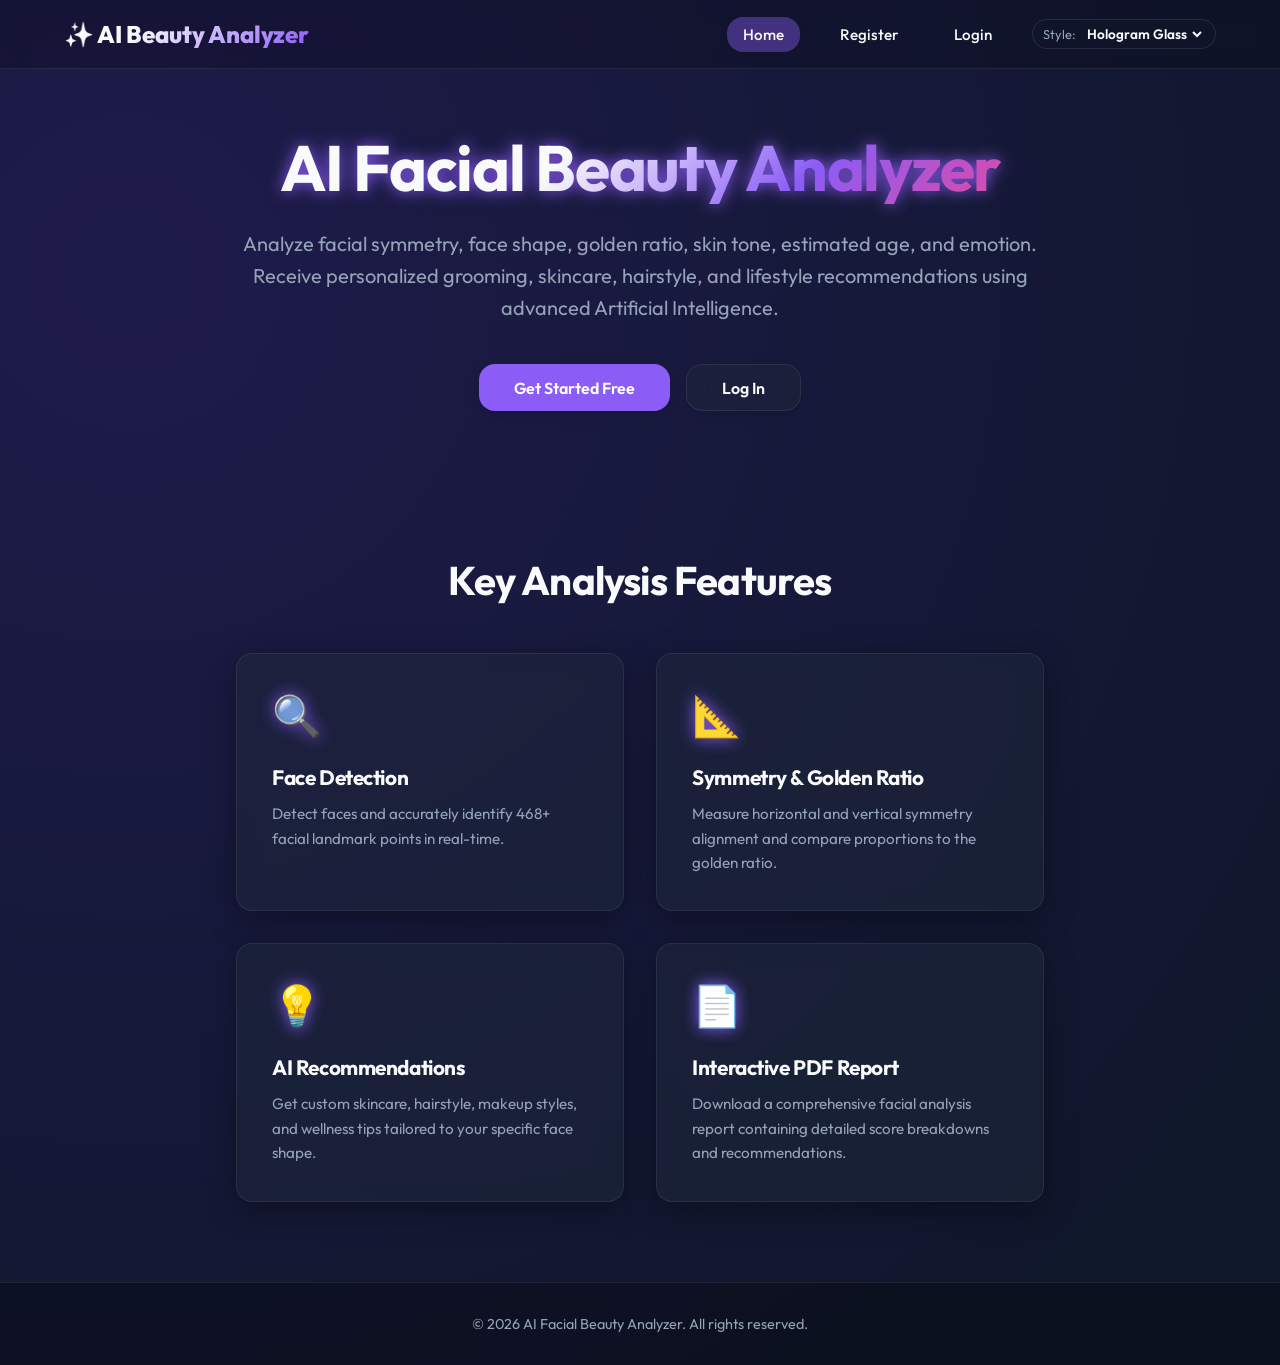
<file: frontend/index.html>
<!DOCTYPE html>
<html lang="en">

<head>
    <meta charset="UTF-8">
    <meta name="viewport" content="width=device-width, initial-scale=1.0">
    <title>AI Facial Beauty Analyzer - Discover Your Golden Ratio & Symmetry</title>
    <meta name="description" content="Analyze your face shape, facial symmetry, golden ratio, skin tone, estimated age, gender, and emotion using advanced AI. Receive personalized beauty and skincare recommendations.">
    <link rel="stylesheet" href="CSS/style.css">
    <!-- Load theme.js early to prevent unstyled content flashing -->
    <script src="JS/theme.js"></script>
</head>

<body>

    <!-- =========================
         Navigation Bar
    ========================== -->
    <nav>
        <div class="logo">
            ✨ AI Beauty Analyzer
        </div>
        <ul>
            <li><a href="index.html" class="active">Home</a></li>
            <li><a href="register.html">Register</a></li>
            <li><a href="login.html">Login</a></li>
            <li>
                <div class="theme-switch-container">
                    <span>Style:</span>
                    <select id="themeSelector" class="theme-dropdown">
                        <option value="theme-glass">Hologram Glass</option>
                        <option value="theme-cyberpunk">Cyberpunk Glow</option>
                        <option value="theme-orchid">Luxury Orchid</option>
                        <option value="theme-emerald">Emerald Serene</option>
                    </select>
                </div>
            </li>
        </ul>
    </nav>


    <!-- =========================
          Hero Section
    ========================== -->
    <section class="hero">
        <div class="hero-content">
            <h1>AI Facial Beauty Analyzer</h1>
            <p>
                Analyze facial symmetry, face shape, golden ratio, skin tone, estimated age, and emotion. Receive personalized grooming, skincare, hairstyle, and lifestyle recommendations using advanced Artificial Intelligence.
            </p>
            <div class="buttons">
                <a href="register.html" class="btn btn-primary">
                    Get Started Free
                </a>
                <a href="login.html" class="btn btn-secondary">
                    Log In
                </a>
            </div>
        </div>
    </section>


    <!-- =========================
          Features
    ========================== -->
    <section class="features">
        <h2>Key Analysis Features</h2>
        <div class="cards-grid">

            <div class="custom-card">
                <div class="card-icon">🔍</div>
                <h3>Face Detection</h3>
                <p>Detect faces and accurately identify 468+ facial landmark points in real-time.</p>
            </div>

            <div class="custom-card">
                <div class="card-icon">📐</div>
                <h3>Symmetry &amp; Golden Ratio</h3>
                <p>Measure horizontal and vertical symmetry alignment and compare proportions to the golden ratio.</p>
            </div>

            <div class="custom-card">
                <div class="card-icon">💡</div>
                <h3>AI Recommendations</h3>
                <p>Get custom skincare, hairstyle, makeup styles, and wellness tips tailored to your specific face shape.</p>
            </div>

            <div class="custom-card">
                <div class="card-icon">📄</div>
                <h3>Interactive PDF Report</h3>
                <p>Download a comprehensive facial analysis report containing detailed score breakdowns and recommendations.</p>
            </div>

        </div>
    </section>


    <!-- =========================
          Footer
    ========================== -->
    <footer>
        <p>© 2026 AI Facial Beauty Analyzer. All rights reserved.</p>
    </footer>

</body>

</html>
</file>
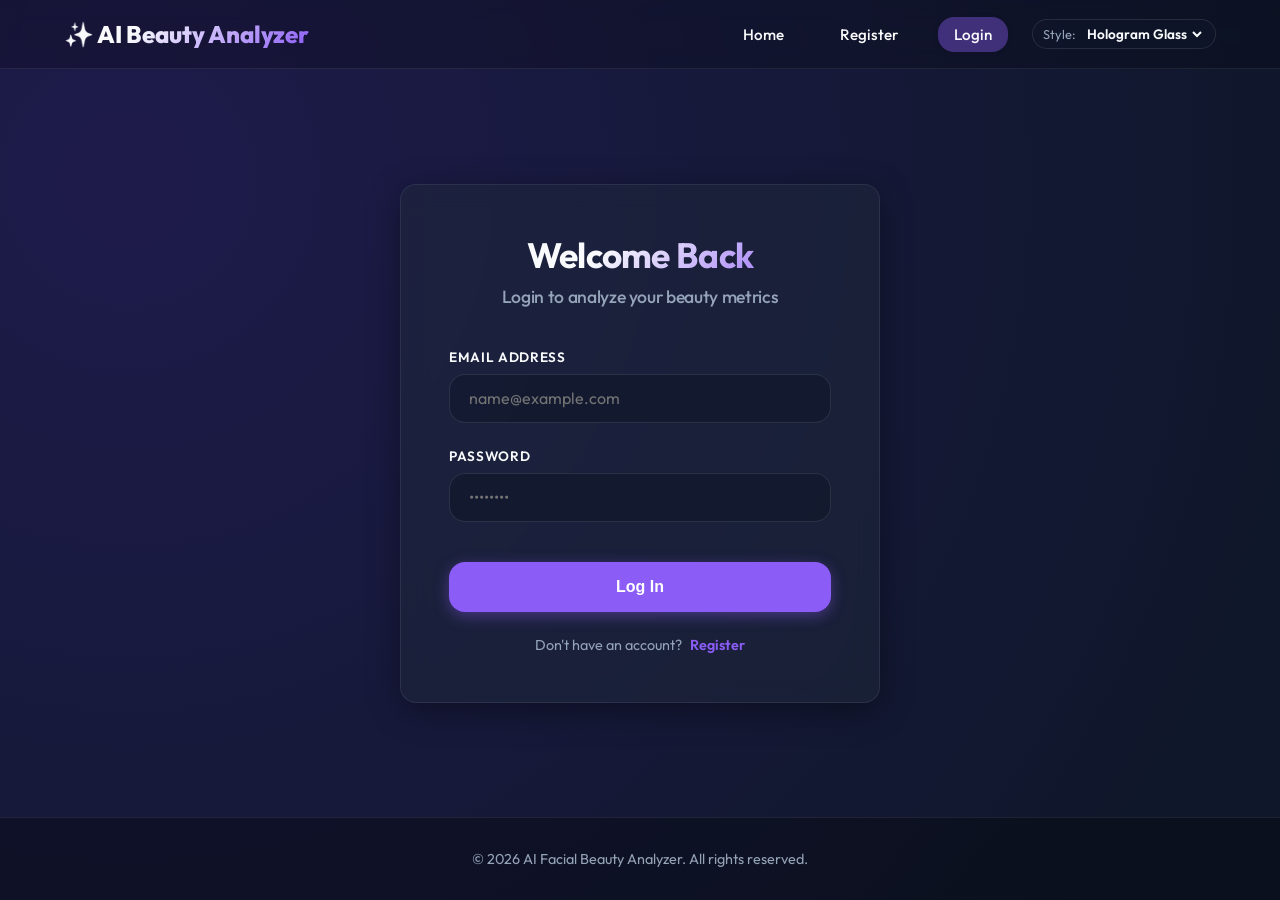
<file: frontend/home.html>
<!DOCTYPE html>
<html lang="en">

<head>
    <meta charset="UTF-8">
    <meta name="viewport" content="width=device-width, initial-scale=1.0">
    <title>Analyze Face - AI Facial Beauty Analyzer</title>
    <link rel="stylesheet" href="CSS/style.css">
    <script src="JS/theme.js"></script>
</head>

<body>

    <!-- Navigation -->
    <nav>
        <div class="logo">
            ✨ AI Beauty Analyzer
        </div>
        <ul>
            <li><a href="index.html">Home</a></li>
            <li><a href="home.html" class="active">Analyze</a></li>
            <li><a href="#" onclick="logoutUser()">Logout</a></li>
            <li>
                <div class="theme-switch-container">
                    <span>Style:</span>
                    <select id="themeSelector" class="theme-dropdown">
                        <option value="theme-glass">Hologram Glass</option>
                        <option value="theme-cyberpunk">Cyberpunk Glow</option>
                        <option value="theme-orchid">Luxury Orchid</option>
                        <option value="theme-emerald">Emerald Serene</option>
                    </select>
                </div>
            </li>
        </ul>
    </nav>

    <!-- Upload Dashboard -->
    <div class="dashboard-container">
        <h1>Facial Analysis</h1>
        <p class="subtitle">Upload a clear front-facing portrait to analyze proportions and get recommendations</p>

        <!-- Drag and Drop Upload Zone -->
        <div class="upload-zone" id="uploadZone" onclick="triggerFileInput()">
            <div class="upload-icon">📤</div>
            <h3>Drag &amp; Drop your photo here</h3>
            <p>Supports JPEG, PNG up to 10MB</p>
            <span class="btn btn-secondary">Browse File</span>
            <input type="file" id="imageInput" class="file-input" accept="image/*">
        </div>

        <!-- Image Preview Container -->
        <div class="preview-container" id="previewContainer">
            <button class="remove-preview-btn" onclick="removePreview(event)">✕</button>
            <img id="previewImage" class="preview-image" src="" alt="Face Preview">
            <br><br>
            <button onclick="analyzeFace()" class="btn btn-primary" style="width: 100%; max-width: 320px; font-size: 1.1rem; padding: 1rem;">
                Begin Face Analysis ✨
            </button>
        </div>
    </div>

    <!-- Loading Overlay Spinner -->
    <div class="loading-overlay" id="loadingOverlay">
        <div class="loading-content">
            <div class="spinner"></div>
            <h2>Running AI Analysis...</h2>
            <p>Detecting facial landmarks, checking symmetry, and generating reports.</p>
        </div>
    </div>

    <!-- Footer -->
    <footer>
        <p>© 2026 AI Facial Beauty Analyzer. All rights reserved.</p>
    </footer>

    <script src="JS/home.js?v=1.1"></script>
</body>

</html>
</file>
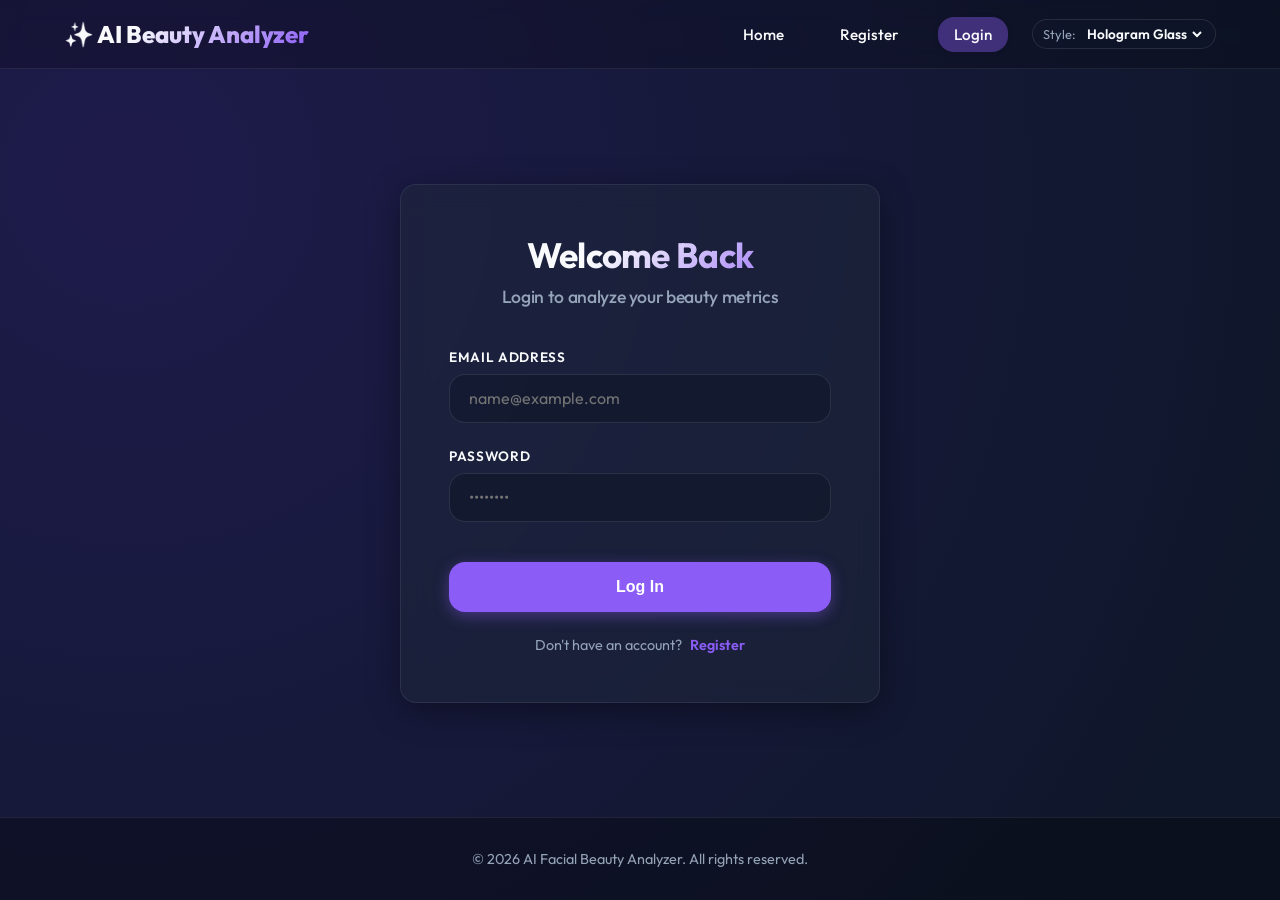
<file: frontend/login.html>
<!DOCTYPE html>
<html lang="en">

<head>
    <meta charset="UTF-8">
    <meta name="viewport" content="width=device-width, initial-scale=1.0">
    <title>Login - AI Facial Beauty Analyzer</title>
    <link rel="stylesheet" href="CSS/style.css">
    <script src="JS/theme.js"></script>
</head>

<body>

    <!-- Navigation -->
    <nav>
        <div class="logo">
            ✨ AI Beauty Analyzer
        </div>
        <ul>
            <li><a href="index.html">Home</a></li>
            <li><a href="register.html">Register</a></li>
            <li><a href="login.html" class="active">Login</a></li>
            <li>
                <div class="theme-switch-container">
                    <span>Style:</span>
                    <select id="themeSelector" class="theme-dropdown">
                        <option value="theme-glass">Hologram Glass</option>
                        <option value="theme-cyberpunk">Cyberpunk Glow</option>
                        <option value="theme-orchid">Luxury Orchid</option>
                        <option value="theme-emerald">Emerald Serene</option>
                    </select>
                </div>
            </li>
        </ul>
    </nav>

    <!-- Login Layout -->
    <div class="auth-container">
        <div class="auth-card">
            <h2>Welcome Back</h2>
            <h3>Login to analyze your beauty metrics</h3>

            <div class="form-group">
                <label for="email">Email Address</label>
                <input type="email" id="email" class="form-input" placeholder="name@example.com" required>
            </div>

            <div class="form-group">
                <label for="password">Password</label>
                <input type="password" id="password" class="form-input" placeholder="••••••••" required>
            </div>

            <button onclick="loginUser()" class="auth-button">
                Log In
            </button>

            <div class="auth-footer">
                Don't have an account? <a href="register.html">Register</a>
            </div>
        </div>
    </div>

    <!-- Footer -->
    <footer>
        <p>© 2026 AI Facial Beauty Analyzer. All rights reserved.</p>
    </footer>

    <script src="JS/login.js?v=1.1"></script>
</body>

</html>
</file>
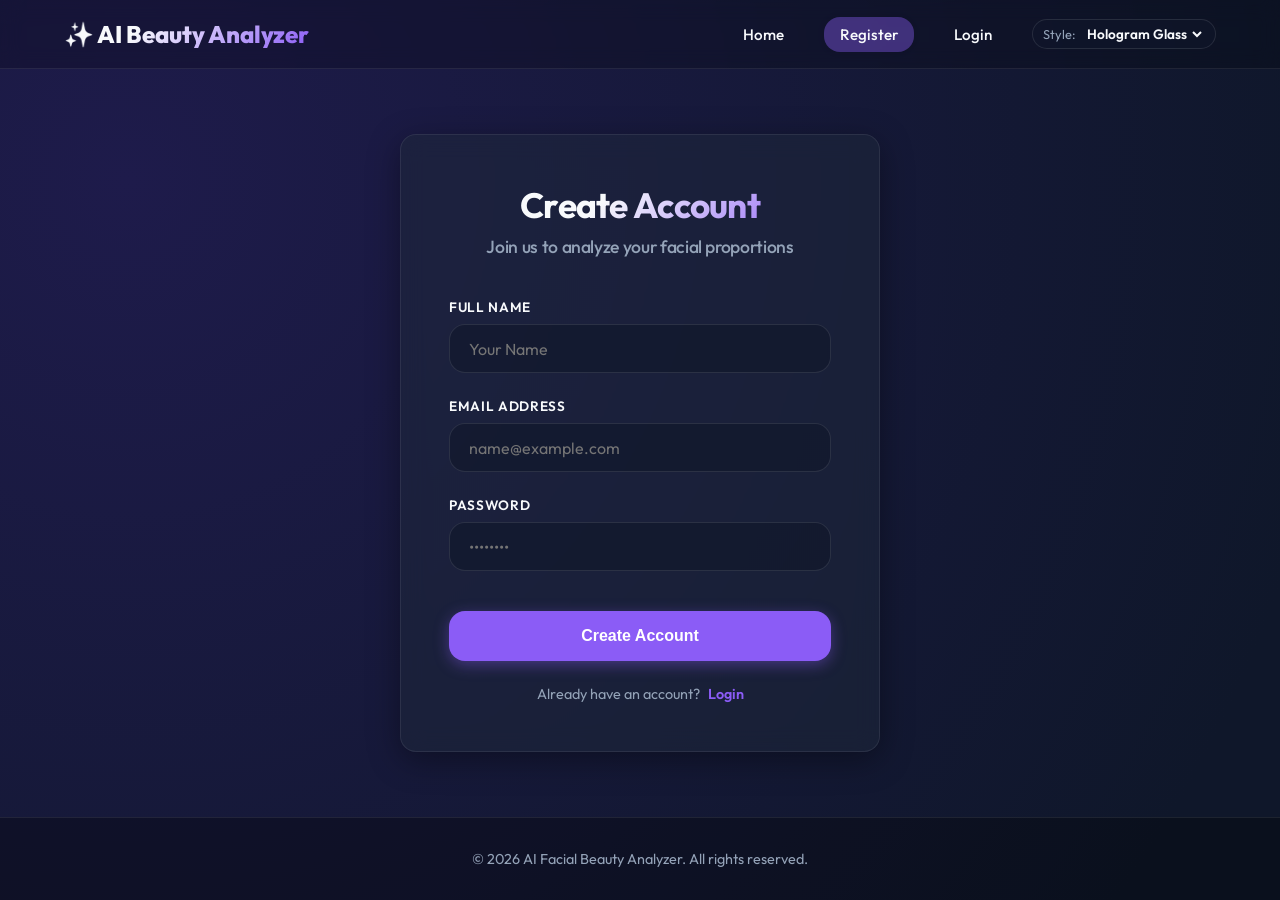
<file: frontend/register.html>
<!DOCTYPE html>
<html lang="en">

<head>
    <meta charset="UTF-8">
    <meta name="viewport" content="width=device-width, initial-scale=1.0">
    <title>Create Account - AI Facial Beauty Analyzer</title>
    <link rel="stylesheet" href="CSS/style.css">
    <script src="JS/theme.js"></script>
</head>

<body>

    <!-- Navigation -->
    <nav>
        <div class="logo">
            ✨ AI Beauty Analyzer
        </div>
        <ul>
            <li><a href="index.html">Home</a></li>
            <li><a href="register.html" class="active">Register</a></li>
            <li><a href="login.html">Login</a></li>
            <li>
                <div class="theme-switch-container">
                    <span>Style:</span>
                    <select id="themeSelector" class="theme-dropdown">
                        <option value="theme-glass">Hologram Glass</option>
                        <option value="theme-cyberpunk">Cyberpunk Glow</option>
                        <option value="theme-orchid">Luxury Orchid</option>
                        <option value="theme-emerald">Emerald Serene</option>
                    </select>
                </div>
            </li>
        </ul>
    </nav>

    <!-- Register Layout -->
    <div class="auth-container">
        <div class="auth-card">
            <h2>Create Account</h2>
            <h3>Join us to analyze your facial proportions</h3>

            <div class="form-group">
                <label for="fullname">Full Name</label>
                <input type="text" id="fullname" class="form-input" placeholder="Your Name" required>
            </div>

            <div class="form-group">
                <label for="email">Email Address</label>
                <input type="email" id="email" class="form-input" placeholder="name@example.com" required>
            </div>

            <div class="form-group">
                <label for="password">Password</label>
                <input type="password" id="password" class="form-input" placeholder="••••••••" required>
            </div>

            <button onclick="registerUser()" class="auth-button">
                Create Account
            </button>

            <div class="auth-footer">
                Already have an account? <a href="login.html">Login</a>
            </div>
        </div>
    </div>

    <!-- Footer -->
    <footer>
        <p>© 2026 AI Facial Beauty Analyzer. All rights reserved.</p>
    </footer>

    <script src="JS/register.js"></script>
</body>

</html>
</file>
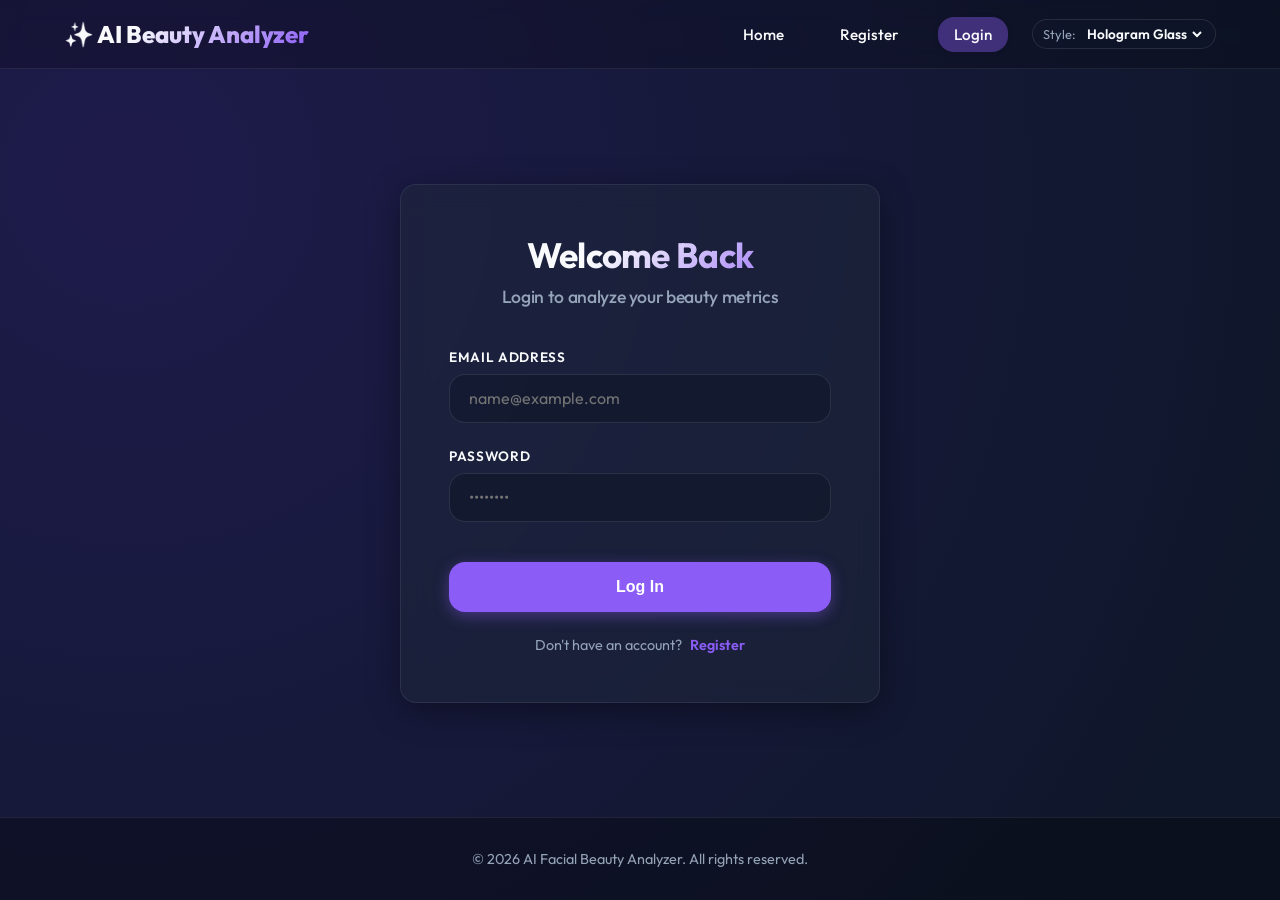
<file: frontend/result.html>
<!DOCTYPE html>
<html lang="en">

<head>
    <meta charset="UTF-8">
    <meta name="viewport" content="width=device-width, initial-scale=1.0">
    <title>Analysis Results - AI Facial Beauty Analyzer</title>
    <link rel="stylesheet" href="CSS/style.css">
    <script src="JS/theme.js"></script>
</head>

<body>

    <!-- Navigation -->
    <nav>
        <div class="logo">
            ✨ AI Beauty Analyzer
        </div>
        <ul>
            <li><a href="index.html">Home</a></li>
            <li><a href="home.html">Analyze</a></li>
            <li><a href="#" class="active">Results</a></li>
            <li><a href="#" onclick="logoutUser()">Logout</a></li>
            <li>
                <div class="theme-switch-container">
                    <span>Style:</span>
                    <select id="themeSelector" class="theme-dropdown">
                        <option value="theme-glass">Hologram Glass</option>
                        <option value="theme-cyberpunk">Cyberpunk Glow</option>
                        <option value="theme-orchid">Luxury Orchid</option>
                        <option value="theme-emerald">Emerald Serene</option>
                    </select>
                </div>
            </li>
        </ul>
    </nav>

    <!-- Results Container -->
    <main class="results-page">
        
        <header class="results-header">
            <h1>Analysis Report</h1>
            <p>Artificial Intelligence facial proportions and harmony insights</p>
        </header>

        <div class="results-grid">

            <!-- Column 1: Before/After Comparison Slider -->
            <div class="comparison-card">
                <h2>Visual Alignment</h2>
                <div class="image-slider-container" id="sliderContainer">
                    <!-- Original Photo -->
                    <img id="originalImage" class="slider-img img-before" src="" alt="Original Photo">
                    
                    <!-- Landmark Overlay (After) -->
                    <img id="resultImage" class="slider-img img-after" src="" alt="Analyzed Landmarks">
                    
                    <!-- Interactive Slide Bar -->
                    <div class="slider-handle" id="sliderHandle">
                        <div class="slider-button">↔</div>
                    </div>
                    
                    <span class="img-label label-left">Original</span>
                    <span class="img-label label-right">Landmarks</span>
                </div>
            </div>

            <!-- Column 2: Score Ring & Personal Badges -->
            <div class="info-column">
                
                <!-- Circular Beauty Score Card -->
                <div class="score-card">
                    <div class="radial-progress">
                        <svg>
                            <circle class="bg" cx="70" cy="70" r="65"></circle>
                            <circle class="progress" cx="70" cy="70" r="65" id="scoreCircle"></circle>
                        </svg>
                        <div class="score-text" id="beautyScore">--</div>
                    </div>
                    <div class="score-details">
                        <h2>Overall Score</h2>
                        <p>Based on symmetry, eye-to-face ratios, and Golden Proportion alignment.</p>
                    </div>
                </div>

                <!-- Attributes Badges -->
                <div class="basic-info-grid">
                    <div class="info-badge">
                        <span class="label">Face Shape</span>
                        <span class="value" id="faceShape">--</span>
                    </div>
                    <div class="info-badge">
                        <span class="label">Skin Tone</span>
                        <span class="value" id="skinTone">--</span>
                    </div>
                    <div class="info-badge">
                        <span class="label">Est. Age</span>
                        <span class="value" id="estimatedAge">--</span>
                    </div>
                    <div class="info-badge">
                        <span class="label">Gender</span>
                        <span class="value" id="gender">--</span>
                    </div>
                    <div class="info-badge">
                        <span class="label">Emotion</span>
                        <span class="value" id="emotion">--</span>
                    </div>
                </div>

            </div>

        </div>

        <!-- Section: Landmark Proportions Table -->
        <section class="results-section">
            <h2>Facial Proportions Table</h2>
            <table class="features-table">
                <thead>
                    <tr>
                        <th>Feature</th>
                        <th>Measurement Analysis</th>
                        <th>Alignment Quality</th>
                    </tr>
                </thead>
                <tbody>
                    <tr>
                        <td class="feature-title">👁 Eyes</td>
                        <td id="eyeDistance">--</td>
                        <td id="eyeSymmetry">--</td>
                    </tr>
                    <tr>
                        <td class="feature-title">👃 Nose</td>
                        <td id="noseWidth">--</td>
                        <td id="noseLength">--</td>
                    </tr>
                    <tr>
                        <td class="feature-title">👄 Lips</td>
                        <td id="lipWidth">--</td>
                        <td id="lipHeight">--</td>
                    </tr>
                    <tr>
                        <td class="feature-title">📐 Jaw / Face Contour</td>
                        <td id="jawWidth">--</td>
                        <td id="jawShape">--</td>
                    </tr>
                    <tr>
                        <td class="feature-title">💫 Global Symmetry</td>
                        <td id="symmetryScore">--</td>
                        <td id="symmetryRating">--</td>
                    </tr>
                    <tr>
                        <td class="feature-title">📐 Golden Ratio</td>
                        <td id="goldenRatio">--</td>
                        <td id="goldenRatioRating">--</td>
                    </tr>
                </tbody>
            </table>
        </section>

        <!-- Section: AI Personalized Skincare & Lifestyle Recommendations -->
        <section class="results-section">
            <h2>Personalized Recommendations</h2>
            <div class="rec-grid">
                
                <div class="rec-card">
                    <div class="rec-card-icon">🧼</div>
                    <div class="rec-card-content">
                        <h3>Skincare &amp; Hydration</h3>
                        <p id="recSkincare">Loading your skincare recommendation...</p>
                    </div>
                </div>

                <div class="rec-card">
                    <div class="rec-card-icon">✂️</div>
                    <div class="rec-card-content">
                        <h3>Hairstyle &amp; Grooming</h3>
                        <p id="recHairstyle">Loading your hairstyle suggestions...</p>
                    </div>
                </div>

                <div class="rec-card">
                    <div class="rec-card-icon">💄</div>
                    <div class="rec-card-content">
                        <h3>Makeup &amp; Highlights</h3>
                        <p id="recMakeup">Loading cosmetics recommendation...</p>
                    </div>
                </div>

                <div class="rec-card">
                    <div class="rec-card-icon">🌱</div>
                    <div class="rec-card-content">
                        <h3>Lifestyle &amp; Diet</h3>
                        <p id="recLifestyle">Loading wellness tips...</p>
                    </div>
                </div>

            </div>
        </section>

        <!-- Results Actions -->
        <div class="results-actions">
            <button id="downloadPdf" class="btn btn-primary" style="padding: 1rem 2rem;">
                📥 Download PDF Report
            </button>
            <button onclick="goHome()" class="btn btn-secondary" style="padding: 1rem 2rem;">
                🔄 Analyze Another Image
            </button>
        </div>

    </main>

    <!-- Footer -->
    <footer>
        <p>© 2026 AI Facial Beauty Analyzer. All rights reserved.</p>
    </footer>

    <script src="JS/result.js?v=1.1"></script>
</body>

</html>
</file>
<file: frontend/CSS/style.css>
/* ==========================================================================
   AI FACIAL BEAUTY ANALYZER - UNIFIED CSS DESIGN SYSTEM
   ========================================================================== */

@import url('https://fonts.googleapis.com/css2?family=Outfit:wght@300;400;500;600;700;800&family=Playfair+Display:ital,wght@0,400;0,600;1,400&family=Space+Grotesk:wght@400;500;600;700&display=swap');

/* ==========================================================================
   THEME STYLES (CSS Variables)
   ========================================================================== */

/* 1. GLASSMORPHISM HOLOGRAM (Default) */
.theme-glass {
    --bg-gradient: radial-gradient(circle at 10% 20%, #1e1b4b 0%, #0f172a 90%);
    --bg-color: #0f172a;
    --text-color: #f8fafc;
    --text-muted: #94a3b8;
    
    --primary: #8b5cf6;
    --primary-hover: #7c3aed;
    --primary-glow: rgba(139, 92, 246, 0.4);
    --accent: #ec4899;
    --accent-glow: rgba(236, 72, 153, 0.4);
    
    --card-bg: rgba(30, 41, 59, 0.5);
    --card-border: 1px solid rgba(255, 255, 255, 0.08);
    --card-blur: blur(12px);
    --card-shadow: 0 8px 32px 0 rgba(0, 0, 0, 0.37);
    
    --input-bg: rgba(15, 23, 42, 0.6);
    --input-border: 1px solid rgba(255, 255, 255, 0.1);
    
    --font-heading: 'Outfit', sans-serif;
    --font-body: 'Outfit', sans-serif;
    --border-radius: 16px;
    --glow-effect: drop-shadow(0 0 8px var(--primary));
}

/* 2. NEO-GLOW CYBERPUNK */
.theme-cyberpunk {
    --bg-gradient: linear-gradient(135deg, #050505 0%, #0c0a0f 100%);
    --bg-color: #050505;
    --text-color: #00ffcc;
    --text-muted: #8b9bb4;
    
    --primary: #ff007f;
    --primary-hover: #e60072;
    --primary-glow: rgba(255, 0, 127, 0.5);
    --accent: #00f0ff;
    --accent-glow: rgba(0, 240, 255, 0.5);
    
    --card-bg: rgba(10, 10, 12, 0.95);
    --card-border: 2px solid #00f0ff;
    --card-blur: none;
    --card-shadow: 0 0 15px rgba(0, 240, 255, 0.2);
    
    --input-bg: #111115;
    --input-border: 1px solid #ff007f;
    
    --font-heading: 'Space Grotesk', sans-serif;
    --font-body: 'Space Grotesk', sans-serif;
    --border-radius: 4px;
    --glow-effect: drop-shadow(0 0 12px var(--accent));
}

/* 3. MINIMALIST LUXURY ORCHID */
.theme-orchid {
    --bg-gradient: radial-gradient(circle at 50% 50%, #faf8f6 0%, #eae5e0 100%);
    --bg-color: #faf8f6;
    --text-color: #2e1065;
    --text-muted: #6b21a8;
    
    --primary: #4c1d95;
    --primary-hover: #3b0764;
    --primary-glow: rgba(76, 29, 149, 0.2);
    --accent: #d97706;
    --accent-glow: rgba(217, 119, 6, 0.2);
    
    --card-bg: rgba(255, 255, 255, 0.85);
    --card-border: 1px solid rgba(76, 29, 149, 0.15);
    --card-blur: blur(4px);
    --card-shadow: 0 10px 40px rgba(76, 29, 149, 0.06);
    
    --input-bg: #ffffff;
    --input-border: 1px solid rgba(76, 29, 149, 0.2);
    
    --font-heading: 'Playfair Display', serif;
    --font-body: 'Outfit', sans-serif;
    --border-radius: 24px;
    --glow-effect: none;
}

/* 4. EMERALD SERENE (Skincare / Biophilic) */
.theme-emerald {
    --bg-gradient: linear-gradient(135deg, #02120b 0%, #062417 100%);
    --bg-color: #02120b;
    --text-color: #ecfdf5;
    --text-muted: #6ee7b7;
    
    --primary: #10b981;
    --primary-hover: #059669;
    --primary-glow: rgba(16, 185, 129, 0.3);
    --accent: #fbbf24;
    --accent-glow: rgba(251, 191, 36, 0.3);
    
    --card-bg: rgba(6, 29, 19, 0.8);
    --card-border: 1px solid rgba(16, 185, 129, 0.2);
    --card-blur: blur(8px);
    --card-shadow: 0 12px 30px rgba(0, 0, 0, 0.5);
    
    --input-bg: rgba(2, 18, 11, 0.9);
    --input-border: 1px solid rgba(16, 185, 129, 0.3);
    
    --font-heading: 'Outfit', sans-serif;
    --font-body: 'Outfit', sans-serif;
    --border-radius: 12px;
    --glow-effect: drop-shadow(0 0 6px var(--primary));
}

/* ==========================================================================
   BASE & RESET
   ========================================================================== */

* {
    margin: 0;
    padding: 0;
    box-sizing: border-box;
    transition: background-color 0.4s ease, color 0.4s ease, border-color 0.4s ease, box-shadow 0.4s ease, border-radius 0.4s ease;
}

body {
    background: var(--bg-gradient);
    background-color: var(--bg-color);
    color: var(--text-color);
    font-family: var(--font-body);
    min-height: 100vh;
    display: flex;
    flex-direction: column;
    overflow-x: hidden;
}

h1, h2, h3, h4, h5, h6 {
    font-family: var(--font-heading);
    letter-spacing: -0.02em;
    font-weight: 700;
}

a {
    color: inherit;
    text-decoration: none;
}

/* ==========================================================================
   NAVIGATION
   ========================================================================== */

nav {
    display: flex;
    justify-content: space-between;
    align-items: center;
    padding: 1.2rem 5%;
    background: rgba(0, 0, 0, 0.2);
    backdrop-filter: blur(10px);
    border-bottom: var(--card-border);
    position: sticky;
    top: 0;
    z-index: 100;
}

.logo {
    font-size: 1.5rem;
    font-weight: 800;
    background: linear-gradient(135deg, var(--text-color) 30%, var(--primary) 100%);
    -webkit-background-clip: text;
    -webkit-text-fill-color: transparent;
    display: flex;
    align-items: center;
    gap: 8px;
}

nav ul {
    display: flex;
    align-items: center;
    list-style: none;
    gap: 1.5rem;
}

nav ul li a {
    font-size: 0.95rem;
    font-weight: 500;
    padding: 0.5rem 1rem;
    border-radius: var(--border-radius);
    transition: 0.3s;
}

nav ul li a:hover, nav ul li a.active {
    background: var(--primary-glow);
    color: var(--text-color);
    box-shadow: 0 0 10px rgba(0,0,0,0.1);
}

.theme-switch-container {
    display: flex;
    align-items: center;
    gap: 8px;
    background: var(--input-bg);
    border: var(--input-border);
    border-radius: var(--border-radius);
    padding: 4px 10px;
}

.theme-switch-container span {
    font-size: 0.8rem;
    color: var(--text-muted);
}

.theme-dropdown {
    background: transparent;
    color: var(--text-color);
    border: none;
    outline: none;
    font-family: var(--font-body);
    font-weight: 600;
    font-size: 0.85rem;
    cursor: pointer;
}

.theme-dropdown option {
    background-color: var(--bg-color);
    color: var(--text-color);
}

/* ==========================================================================
   HERO / LANDING PAGE
   ========================================================================== */

.hero {
    flex: 1;
    display: flex;
    flex-direction: column;
    justify-content: center;
    align-items: center;
    text-align: center;
    padding: 4rem 2rem;
    max-width: 1200px;
    margin: 0 auto;
    animation: fadeIn 0.8s ease-out;
}

.hero-content {
    max-width: 800px;
}

.hero h1 {
    font-size: 4rem;
    line-height: 1.1;
    margin-bottom: 1.5rem;
    background: linear-gradient(135deg, var(--text-color) 40%, var(--primary) 70%, var(--accent) 100%);
    -webkit-background-clip: text;
    -webkit-text-fill-color: transparent;
    filter: var(--glow-effect);
}

.hero p {
    font-size: 1.25rem;
    color: var(--text-muted);
    line-height: 1.6;
    margin-bottom: 2.5rem;
}

.buttons {
    display: flex;
    justify-content: center;
    gap: 1rem;
    flex-wrap: wrap;
}

.btn {
    display: inline-flex;
    align-items: center;
    justify-content: center;
    padding: 0.8rem 2.2rem;
    font-size: 1rem;
    font-weight: 600;
    border-radius: var(--border-radius);
    cursor: pointer;
    border: none;
    transition: 0.3s cubic-bezier(0.175, 0.885, 0.32, 1.275);
    box-shadow: 0 4px 12px rgba(0,0,0,0.1);
}

.btn-primary {
    background: var(--primary);
    color: white;
}

.btn-primary:hover {
    background: var(--primary-hover);
    transform: translateY(-3px);
    box-shadow: 0 8px 20px var(--primary-glow);
}

.btn-secondary {
    background: var(--card-bg);
    color: var(--text-color);
    border: var(--card-border);
    backdrop-filter: var(--card-blur);
}

.btn-secondary:hover {
    background: rgba(255, 255, 255, 0.1);
    transform: translateY(-3px);
}

/* ==========================================================================
   FEATURES SECTION
   ========================================================================== */

.features {
    padding: 5rem 5%;
    max-width: 1200px;
    margin: 0 auto;
}

.features h2 {
    text-align: center;
    font-size: 2.5rem;
    margin-bottom: 3rem;
    color: var(--text-color);
}

.cards-grid {
    display: grid;
    grid-template-columns: repeat(auto-fit, minmax(250px, 1fr));
    gap: 2rem;
}

.custom-card {
    background: var(--card-bg);
    border: var(--card-border);
    backdrop-filter: var(--card-blur);
    border-radius: var(--border-radius);
    padding: 2.2rem;
    box-shadow: var(--card-shadow);
    display: flex;
    flex-direction: column;
    align-items: flex-start;
    transition: 0.3s ease;
    position: relative;
    overflow: hidden;
}

.custom-card::before {
    content: '';
    position: absolute;
    top: 0;
    left: 0;
    width: 100%;
    height: 4px;
    background: linear-gradient(90deg, var(--primary), var(--accent));
    opacity: 0;
    transition: 0.3s;
}

.custom-card:hover {
    transform: translateY(-8px);
    box-shadow: 0 15px 30px rgba(0,0,0,0.2);
}

.custom-card:hover::before {
    opacity: 1;
}

.card-icon {
    font-size: 2.5rem;
    margin-bottom: 1.5rem;
    filter: var(--glow-effect);
}

.custom-card h3 {
    font-size: 1.3rem;
    margin-bottom: 0.8rem;
    color: var(--text-color);
}

.custom-card p {
    font-size: 0.95rem;
    color: var(--text-muted);
    line-height: 1.6;
}

/* ==========================================================================
   AUTH SCREENS (LOGIN & REGISTER)
   ========================================================================== */

.auth-container {
    flex: 1;
    display: flex;
    justify-content: center;
    align-items: center;
    padding: 3rem 1.5rem;
}

.auth-card {
    background: var(--card-bg);
    border: var(--card-border);
    backdrop-filter: var(--card-blur);
    border-radius: var(--border-radius);
    padding: 3rem;
    width: 100%;
    max-width: 480px;
    box-shadow: var(--card-shadow);
    text-align: center;
    animation: fadeIn 0.5s ease-out;
}

.auth-card h2 {
    font-size: 2.2rem;
    margin-bottom: 0.5rem;
    background: linear-gradient(135deg, var(--text-color) 40%, var(--primary) 100%);
    -webkit-background-clip: text;
    -webkit-text-fill-color: transparent;
}

.auth-card h3 {
    font-size: 1.1rem;
    font-weight: 500;
    color: var(--text-muted);
    margin-bottom: 2.5rem;
}

.form-group {
    margin-bottom: 1.5rem;
    text-align: left;
}

.form-group label {
    display: block;
    font-size: 0.85rem;
    font-weight: 600;
    color: var(--text-color);
    margin-bottom: 0.5rem;
    text-transform: uppercase;
    letter-spacing: 0.05em;
}

.form-input {
    width: 100%;
    padding: 0.85rem 1.2rem;
    background: var(--input-bg);
    border: var(--input-border);
    border-radius: var(--border-radius);
    color: var(--text-color);
    font-family: var(--font-body);
    font-size: 1rem;
    outline: none;
    transition: 0.3s;
}

.form-input:focus {
    border-color: var(--primary);
    box-shadow: 0 0 0 3px var(--primary-glow);
}

.auth-button {
    width: 100%;
    padding: 1rem;
    font-size: 1rem;
    font-weight: 700;
    color: white;
    background: var(--primary);
    border: none;
    border-radius: var(--border-radius);
    cursor: pointer;
    margin-top: 1rem;
    margin-bottom: 1.5rem;
    box-shadow: 0 4px 15px var(--primary-glow);
    transition: 0.3s;
}

.auth-button:hover {
    background: var(--primary-hover);
    transform: translateY(-2px);
}

.auth-footer {
    font-size: 0.9rem;
    color: var(--text-muted);
}

.auth-footer a {
    color: var(--primary);
    font-weight: 600;
    margin-left: 5px;
}

.auth-footer a:hover {
    text-decoration: underline;
}

/* ==========================================================================
   ANALYSIS / DASHBOARD PAGE (HOME.HTML)
   ========================================================================== */

.dashboard-container {
    max-width: 1000px;
    width: 90%;
    margin: 4rem auto;
    text-align: center;
    flex: 1;
    animation: fadeIn 0.6s ease;
}

.dashboard-container h1 {
    font-size: 3rem;
    margin-bottom: 0.5rem;
    background: linear-gradient(135deg, var(--text-color) 40%, var(--primary) 100%);
    -webkit-background-clip: text;
    -webkit-text-fill-color: transparent;
}

.dashboard-container p.subtitle {
    color: var(--text-muted);
    font-size: 1.1rem;
    margin-bottom: 3rem;
}

/* Drag & Drop Upload Zone */
.upload-zone {
    background: var(--card-bg);
    border: 2px dashed rgba(255, 255, 255, 0.25);
    backdrop-filter: var(--card-blur);
    border-radius: var(--border-radius);
    padding: 4rem 2rem;
    cursor: pointer;
    box-shadow: var(--card-shadow);
    transition: 0.3s;
    position: relative;
    max-width: 600px;
    margin: 0 auto;
}

.upload-zone:hover, .upload-zone.dragover {
    border-color: var(--primary);
    background: rgba(139, 92, 246, 0.05);
}

.upload-icon {
    font-size: 3.5rem;
    color: var(--primary);
    margin-bottom: 1.5rem;
    filter: var(--glow-effect);
    animation: bounce 2s infinite;
}

.upload-zone h3 {
    font-size: 1.3rem;
    margin-bottom: 0.5rem;
}

.upload-zone p {
    color: var(--text-muted);
    font-size: 0.9rem;
    margin-bottom: 1.5rem;
}

.file-input {
    display: none;
}

.preview-container {
    margin-top: 2rem;
    display: none;
    position: relative;
    max-width: 320px;
    margin-left: auto;
    margin-right: auto;
}

.preview-image {
    width: 100%;
    height: 320px;
    object-fit: cover;
    border-radius: var(--border-radius);
    border: var(--card-border);
    box-shadow: 0 10px 25px rgba(0,0,0,0.3);
}

.remove-preview-btn {
    position: absolute;
    top: -10px;
    right: -10px;
    background: var(--accent);
    color: white;
    border: none;
    width: 30px;
    height: 30px;
    border-radius: 50%;
    display: flex;
    justify-content: center;
    align-items: center;
    font-weight: bold;
    cursor: pointer;
    box-shadow: 0 4px 10px var(--accent-glow);
}

.remove-preview-btn:hover {
    transform: scale(1.1);
}

/* Loading Spinner Screen */
.loading-overlay {
    position: fixed;
    top: 0;
    left: 0;
    width: 100%;
    height: 100%;
    background: rgba(15, 23, 42, 0.9);
    backdrop-filter: blur(8px);
    display: none;
    justify-content: center;
    align-items: center;
    z-index: 999;
}

.loading-content {
    text-align: center;
    color: white;
}

.spinner {
    width: 80px;
    height: 80px;
    border: 5px solid rgba(255,255,255,0.1);
    border-top: 5px solid var(--primary);
    border-radius: 50%;
    margin: 0 auto 2rem;
    animation: spin 1s linear infinite;
    box-shadow: 0 0 15px var(--primary-glow);
}

.loading-content h2 {
    font-size: 1.8rem;
    margin-bottom: 0.5rem;
}

.loading-content p {
    color: var(--text-muted);
}

/* ==========================================================================
   RESULTS DASHBOARD PAGE (RESULT.HTML)
   ========================================================================== */

.results-page {
    max-width: 1200px;
    width: 90%;
    margin: 3rem auto;
    flex: 1;
    animation: fadeIn 0.6s ease;
}

.results-header {
    text-align: center;
    margin-bottom: 3rem;
}

.results-header h1 {
    font-size: 3rem;
    background: linear-gradient(135deg, var(--text-color) 40%, var(--primary) 100%);
    -webkit-background-clip: text;
    -webkit-text-fill-color: transparent;
    margin-bottom: 0.5rem;
}

.results-header p {
    color: var(--text-muted);
    font-size: 1.1rem;
}

/* Dashboard Grid Layout */
.results-grid {
    display: grid;
    grid-template-columns: 1fr 1fr;
    gap: 2.5rem;
    align-items: start;
    margin-bottom: 3rem;
}

@media(max-width: 968px) {
    .results-grid {
        grid-template-columns: 1fr;
    }
}

/* Left Column: Image Comparison */
.comparison-card {
    background: var(--card-bg);
    border: var(--card-border);
    backdrop-filter: var(--card-blur);
    border-radius: var(--border-radius);
    padding: 2rem;
    box-shadow: var(--card-shadow);
    text-align: center;
}

.comparison-card h2 {
    font-size: 1.4rem;
    margin-bottom: 1.5rem;
    text-align: left;
}

.image-slider-container {
    position: relative;
    width: 100%;
    max-width: 450px;
    height: 480px;
    margin: 0 auto;
    overflow: hidden;
    border-radius: var(--border-radius);
    box-shadow: 0 10px 30px rgba(0,0,0,0.3);
}

.slider-img {
    position: absolute;
    top: 0;
    left: 0;
    width: 100%;
    height: 100%;
    object-fit: cover;
    pointer-events: none;
}

.img-after {
    clip-path: polygon(0 0, 50% 0, 50% 100%, 0 100%);
    z-index: 2;
}

.slider-handle {
    position: absolute;
    top: 0;
    bottom: 0;
    left: 50%;
    width: 4px;
    background: var(--primary);
    cursor: ew-resize;
    z-index: 3;
    box-shadow: 0 0 10px var(--primary-glow);
}

.slider-button {
    position: absolute;
    top: 50%;
    left: 50%;
    transform: translate(-50%, -50%);
    width: 40px;
    height: 40px;
    background: var(--primary);
    color: white;
    border-radius: 50%;
    display: flex;
    justify-content: center;
    align-items: center;
    font-weight: bold;
    font-size: 1.2rem;
    border: 2px solid white;
    pointer-events: none;
    box-shadow: 0 0 10px rgba(0,0,0,0.5);
}

/* Image label tags */
.img-label {
    position: absolute;
    bottom: 15px;
    padding: 4px 10px;
    background: rgba(0,0,0,0.6);
    color: white;
    border-radius: 4px;
    font-size: 0.8rem;
    z-index: 4;
}

.img-label.label-left {
    left: 15px;
}

.img-label.label-right {
    right: 15px;
}

/* Right Column: Score and Basic Info */
.info-column {
    display: flex;
    flex-direction: column;
    gap: 2rem;
}

/* Beauty Score Ring */
.score-card {
    background: var(--card-bg);
    border: var(--card-border);
    backdrop-filter: var(--card-blur);
    border-radius: var(--border-radius);
    padding: 2.5rem 2rem;
    box-shadow: var(--card-shadow);
    display: flex;
    align-items: center;
    justify-content: space-around;
    flex-wrap: wrap;
    gap: 1.5rem;
}

.radial-progress {
    position: relative;
    width: 140px;
    height: 140px;
}

.radial-progress svg {
    width: 100%;
    height: 100%;
    transform: rotate(-90deg);
}

.radial-progress circle {
    width: 100%;
    height: 100%;
    fill: none;
    stroke-width: 10;
    stroke-linecap: round;
}

.radial-progress circle.bg {
    stroke: rgba(255, 255, 255, 0.08);
}

.radial-progress circle.progress {
    stroke: var(--primary);
    stroke-dasharray: 408;
    stroke-dashoffset: 408;
    animation: fillProgress 1.5s ease-out forwards;
    filter: var(--glow-effect);
}

.score-text {
    position: absolute;
    top: 50%;
    left: 50%;
    transform: translate(-50%, -50%);
    font-size: 2.2rem;
    font-weight: 800;
    z-index: 10;
    color: var(--text-color);
    pointer-events: none;
}

.score-details h2 {
    font-size: 1.6rem;
    margin-bottom: 0.5rem;
}

.score-details p {
    color: var(--text-muted);
    font-size: 0.95rem;
}

/* Basic Info Grid */
.basic-info-grid {
    display: grid;
    grid-template-columns: repeat(auto-fit, minmax(130px, 1fr));
    gap: 1rem;
}

.info-badge {
    background: var(--card-bg);
    border: var(--card-border);
    backdrop-filter: var(--card-blur);
    border-radius: var(--border-radius);
    padding: 1.2rem;
    text-align: center;
    box-shadow: var(--card-shadow);
}

.info-badge span.label {
    display: block;
    font-size: 0.75rem;
    text-transform: uppercase;
    color: var(--text-muted);
    margin-bottom: 0.4rem;
    letter-spacing: 0.05em;
}

.info-badge span.value {
    font-size: 1.1rem;
    font-weight: 700;
}

/* Section Container */
.results-section {
    background: var(--card-bg);
    border: var(--card-border);
    backdrop-filter: var(--card-blur);
    border-radius: var(--border-radius);
    padding: 2.5rem;
    box-shadow: var(--card-shadow);
    margin-bottom: 2.5rem;
}

.results-section h2 {
    font-size: 1.6rem;
    margin-bottom: 1.8rem;
    border-bottom: 1px solid rgba(255, 255, 255, 0.1);
    padding-bottom: 0.8rem;
}

/* Table Style for Feature Analysis */
.features-table {
    width: 100%;
    border-collapse: collapse;
    margin-top: 1rem;
}

.features-table th, .features-table td {
    padding: 1rem 1.2rem;
    text-align: left;
    border-bottom: 1px solid rgba(255, 255, 255, 0.05);
}

.features-table th {
    font-size: 0.85rem;
    text-transform: uppercase;
    color: var(--text-muted);
    font-weight: 600;
}

.features-table td {
    font-size: 0.95rem;
}

.features-table tr:last-child td {
    border-bottom: none;
}

.features-table td.feature-title {
    font-weight: 600;
    display: flex;
    align-items: center;
    gap: 8px;
}

/* Recommendation cards grid */
.rec-grid {
    display: grid;
    grid-template-columns: repeat(auto-fit, minmax(280px, 1fr));
    gap: 1.5rem;
}

.rec-card {
    background: rgba(255, 255, 255, 0.03);
    border: 1px solid rgba(255, 255, 255, 0.05);
    border-radius: var(--border-radius);
    padding: 1.5rem;
    position: relative;
    display: flex;
    gap: 12px;
}

.rec-card-icon {
    font-size: 1.6rem;
    color: var(--primary);
    filter: var(--glow-effect);
}

.rec-card-content h3 {
    font-size: 1.05rem;
    margin-bottom: 0.4rem;
}

.rec-card-content p {
    font-size: 0.9rem;
    color: var(--text-muted);
    line-height: 1.5;
}

/* Footer buttons on results page */
.results-actions {
    display: flex;
    justify-content: center;
    gap: 1.5rem;
    margin-top: 2rem;
    flex-wrap: wrap;
}

/* ==========================================================================
   FOOTER
   ========================================================================== */

footer {
    background: rgba(0, 0, 0, 0.3);
    border-top: var(--card-border);
    padding: 2rem;
    text-align: center;
    margin-top: auto;
    font-size: 0.9rem;
    color: var(--text-muted);
}

/* ==========================================================================
   ANIMATIONS
   ========================================================================== */

@keyframes fadeIn {
    from { opacity: 0; transform: translateY(15px); }
    to { opacity: 1; transform: translateY(0); }
}

@keyframes spin {
    0% { transform: rotate(0deg); }
    100% { transform: rotate(360deg); }
}

@keyframes bounce {
    0%, 20%, 50%, 80%, 100% { transform: translateY(0); }
    40% { transform: translateY(-8px); }
    60% { transform: translateY(-4px); }
}

@keyframes fillProgress {
    to { stroke-dashoffset: var(--offset, 0); }
}

/* ==========================================================================
   RESPONSIVE DESIGN
   ========================================================================== */

@media (max-width: 768px) {
    nav {
        flex-direction: column;
        gap: 1rem;
        padding: 1.2rem 1rem;
    }
    
    nav ul {
        width: 100%;
        justify-content: center;
        flex-wrap: wrap;
        gap: 0.8rem;
    }
    
    .hero h1 {
        font-size: 2.6rem;
    }
    
    .hero p {
        font-size: 1rem;
    }
    
    .auth-card {
        padding: 2rem 1.5rem;
    }
    
    .dashboard-container h1 {
        font-size: 2.2rem;
    }
    
    .results-section {
        padding: 1.5rem;
    }
    
    .features-table th, .features-table td {
        padding: 0.8rem 0.5rem;
        font-size: 0.85rem;
    }
}
</file>
